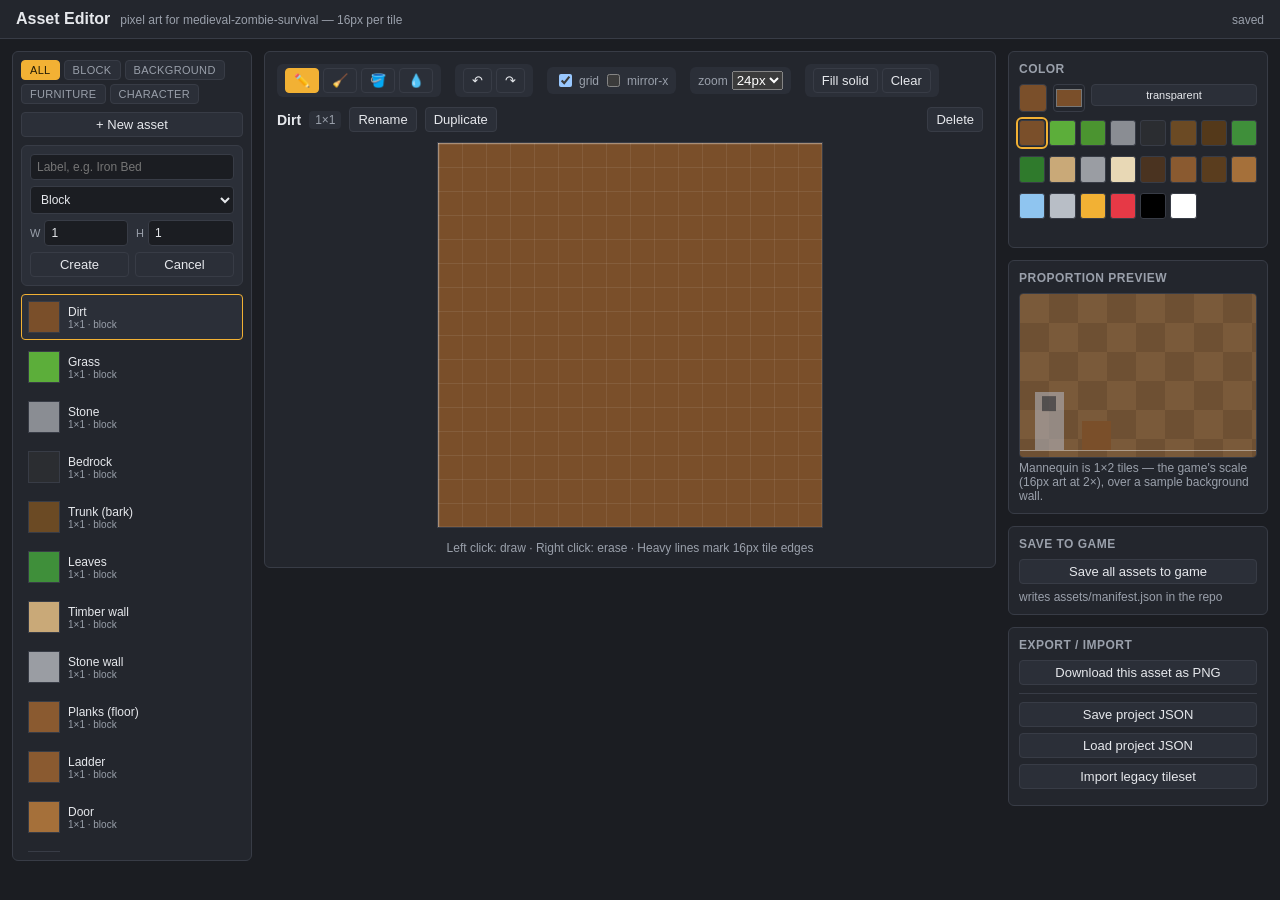
<file: tools/editor/index.html>
<!DOCTYPE html>
<html lang="en">
<head>
<meta charset="UTF-8">
<meta name="viewport" content="width=device-width, initial-scale=1.0">
<title>Asset Editor</title>
<link rel="stylesheet" href="style.css">
</head>
<body>
<header class="topbar">
  <h1>Asset Editor</h1>
  <span class="subtitle">pixel art for medieval-zombie-survival — 16px per tile</span>
  <span id="saveIndicator" class="save-indicator">saved</span>
</header>

<div class="layout">
  <aside class="tile-list">
    <div class="category-tabs" id="categoryTabs"></div>

    <button id="newAssetBtn" class="new-asset-toggle">+ New asset</button>
    <div class="new-asset-form" id="newAssetForm" hidden>
      <input type="text" id="newLabel" placeholder="Label, e.g. Iron Bed">
      <select id="newCategory"></select>
      <div class="dim-row">
        <label>W <input type="number" id="newW" min="1" max="6" value="1"></label>
        <label>H <input type="number" id="newH" min="1" max="6" value="1"></label>
      </div>
      <div class="form-actions">
        <button id="createAssetBtn">Create</button>
        <button id="cancelNewAssetBtn">Cancel</button>
      </div>
    </div>

    <div class="asset-scroll" id="assetList"></div>
  </aside>

  <main class="editor">
    <div class="toolbar">
      <div class="tool-group" id="toolButtons">
        <button data-tool="pencil" class="tool-btn active" title="Pencil (P)">✏️</button>
        <button data-tool="eraser" class="tool-btn" title="Eraser (E)">🧹</button>
        <button data-tool="bucket" class="tool-btn" title="Fill (G)">🪣</button>
        <button data-tool="eyedropper" class="tool-btn" title="Eyedropper (I)">💧</button>
      </div>
      <div class="tool-group">
        <button id="undoBtn" title="Undo (Ctrl+Z)">↶</button>
        <button id="redoBtn" title="Redo (Ctrl+Y)">↷</button>
      </div>
      <div class="tool-group">
        <label><input type="checkbox" id="gridToggle" checked> grid</label>
        <label><input type="checkbox" id="mirrorToggle"> mirror-x</label>
      </div>
      <div class="tool-group">
        <label>zoom
          <select id="zoomSelect">
            <option value="12">12px</option>
            <option value="16">16px</option>
            <option value="24" selected>24px</option>
            <option value="32">32px</option>
          </select>
        </label>
      </div>
      <div class="tool-group">
        <button id="fillSolidBtn" title="Fill whole canvas with active color">Fill solid</button>
        <button id="clearBtn" title="Clear to transparent">Clear</button>
      </div>
    </div>

    <div class="asset-meta">
      <span id="activeLabel">—</span>
      <span id="activeDims" class="dims-badge"></span>
      <button id="renameBtn" title="Rename">Rename</button>
      <button id="duplicateBtn" title="Duplicate">Duplicate</button>
      <button id="deleteBtn" title="Delete" class="danger">Delete</button>
    </div>

    <div class="canvas-scroll"><canvas id="editCanvas"></canvas></div>
    <p class="hint">Left click: draw · Right click: erase · Heavy lines mark 16px tile edges</p>
  </main>

  <aside class="side-panel">
    <section>
      <h2>Color</h2>
      <div class="active-color-row">
        <div id="activeColorSwatch" class="active-color-swatch"></div>
        <input type="color" id="customColor" value="#7a4f2a">
        <button id="transparentBtn" title="Paint with transparency">transparent</button>
      </div>
      <div class="palette-grid" id="paletteGrid"></div>
      <div class="palette-grid" id="recentGrid"></div>
    </section>

    <section>
      <h2>Proportion preview</h2>
      <canvas id="proportionPreview" width="260" height="180"></canvas>
      <p class="hint">Mannequin is 1×2 tiles — the game's scale (16px art at 2×), over a
        sample background wall.</p>
    </section>

    <section>
      <h2>Save to game</h2>
      <button id="saveToGameBtn">Save all assets to game</button>
      <p class="hint" id="serverIndicator">writes assets/manifest.json in the repo</p>
    </section>

    <section>
      <h2>Export / import</h2>
      <button id="exportAssetPng">Download this asset as PNG</button>
      <hr>
      <button id="exportProject">Save project JSON</button>
      <label class="file-btn">Load project JSON
        <input type="file" id="importProject" accept="application/json" hidden>
      </label>
      <label class="file-btn">Import legacy tileset
        <input type="file" id="importLegacy" accept="application/json" hidden>
      </label>
    </section>
  </aside>
</div>

<script src="app.js"></script>
</body>
</html>
</file>
<file: tools/editor/style.css>
:root {
  color-scheme: dark;
  --bg: #1b1d22;
  --panel: #23262d;
  --panel-2: #2b2f38;
  --border: #383c46;
  --text: #e6e8ec;
  --text-dim: #9aa0ab;
  --accent: #f2b134;
  --danger: #e63946;
}

* { box-sizing: border-box; }

body {
  margin: 0;
  background: var(--bg);
  color: var(--text);
  font-family: -apple-system, Segoe UI, Roboto, sans-serif;
  font-size: 14px;
}

.topbar {
  display: flex;
  align-items: baseline;
  gap: 10px;
  padding: 10px 16px;
  background: var(--panel);
  border-bottom: 1px solid var(--border);
}
.topbar h1 { font-size: 16px; margin: 0; }
.subtitle { color: var(--text-dim); font-size: 12px; }
.save-indicator { margin-left: auto; color: var(--text-dim); font-size: 12px; transition: opacity 0.3s; }
.save-indicator.flash { color: var(--accent); }

.layout {
  display: grid;
  grid-template-columns: 240px 1fr 260px;
  gap: 12px;
  padding: 12px;
  align-items: start;
}

.tile-list {
  display: flex;
  flex-direction: column;
  gap: 8px;
  background: var(--panel);
  border: 1px solid var(--border);
  border-radius: 6px;
  padding: 8px;
  max-height: calc(100vh - 90px);
}

.category-tabs {
  display: flex;
  flex-wrap: wrap;
  gap: 4px;
}
.category-tab {
  background: var(--panel-2);
  color: var(--text-dim);
  border: 1px solid var(--border);
  border-radius: 4px;
  padding: 3px 8px;
  cursor: pointer;
  font-size: 11px;
  text-transform: uppercase;
  letter-spacing: 0.03em;
}
.category-tab:hover { color: var(--text); }
.category-tab.active { background: var(--accent); color: #241c05; border-color: var(--accent); }

.new-asset-toggle { width: 100%; }

.new-asset-form {
  display: flex;
  flex-direction: column;
  gap: 6px;
  background: var(--panel-2);
  border: 1px solid var(--border);
  border-radius: 6px;
  padding: 8px;
}
.new-asset-form input, .new-asset-form select {
  background: var(--bg);
  color: var(--text);
  border: 1px solid var(--border);
  border-radius: 4px;
  padding: 5px 6px;
  font-size: 12px;
  width: 100%;
}
.dim-row { display: flex; gap: 8px; }
.dim-row label { display: flex; align-items: center; gap: 4px; font-size: 11px; color: var(--text-dim); flex: 1; }
.dim-row input { width: 100%; }
.form-actions { display: flex; gap: 6px; }
.form-actions button { flex: 1; }

.asset-scroll {
  display: flex;
  flex-direction: column;
  gap: 4px;
  overflow-y: auto;
}

.tile-btn {
  display: flex;
  align-items: center;
  gap: 8px;
  padding: 6px;
  background: transparent;
  border: 1px solid transparent;
  border-radius: 4px;
  color: var(--text);
  cursor: pointer;
  text-align: left;
  width: 100%;
}
.tile-btn:hover { background: var(--panel-2); }
.tile-btn.active { border-color: var(--accent); background: var(--panel-2); }
.tile-btn canvas {
  width: 32px; height: 32px;
  max-width: 32px; max-height: 32px;
  object-fit: contain;
  image-rendering: pixelated;
  border: 1px solid var(--border);
  flex-shrink: 0;
  background:
    linear-gradient(45deg, #3a3d44 25%, transparent 25%), linear-gradient(-45deg, #3a3d44 25%, transparent 25%),
    linear-gradient(45deg, transparent 75%, #3a3d44 75%), linear-gradient(-45deg, transparent 75%, #3a3d44 75%);
  background-size: 8px 8px;
  background-position: 0 0, 0 4px, 4px -4px, -4px 0px;
}
.tile-btn .label-col { display: flex; flex-direction: column; min-width: 0; }
.tile-btn span.name { font-size: 12px; overflow: hidden; text-overflow: ellipsis; white-space: nowrap; }
.tile-btn span.dims { font-size: 10px; color: var(--text-dim); }

.editor {
  display: flex;
  flex-direction: column;
  align-items: center;
  gap: 10px;
  background: var(--panel);
  border: 1px solid var(--border);
  border-radius: 6px;
  padding: 12px;
  min-width: 0;   /* a wide multi-tile canvas must scroll, not blow out the grid column */
}

.canvas-scroll {
  max-width: 100%;
  overflow-x: auto;
}

.toolbar {
  display: flex;
  flex-wrap: wrap;
  gap: 14px;
  align-items: center;
  width: 100%;
}

.tool-group {
  display: flex;
  gap: 4px;
  align-items: center;
  padding: 4px 8px;
  background: var(--panel-2);
  border-radius: 6px;
}
.tool-group label { display: flex; align-items: center; gap: 4px; font-size: 12px; color: var(--text-dim); }

button, .tool-btn {
  background: var(--panel-2);
  color: var(--text);
  border: 1px solid var(--border);
  border-radius: 4px;
  padding: 4px 8px;
  cursor: pointer;
  font-size: 13px;
}
button:hover, .tool-btn:hover { border-color: var(--accent); }
.tool-btn.active { background: var(--accent); color: #241c05; border-color: var(--accent); }
button.danger:hover { border-color: var(--danger); color: var(--danger); }

.asset-meta {
  display: flex;
  align-items: center;
  gap: 8px;
  width: 100%;
}
.asset-meta #activeLabel { font-weight: 600; }
.dims-badge { color: var(--text-dim); font-size: 12px; background: var(--panel-2); border-radius: 4px; padding: 2px 6px; }
.asset-meta button:last-child { margin-left: auto; }

#editCanvas {
  border: 1px solid var(--border);
  image-rendering: pixelated;
  cursor: crosshair;
  touch-action: none;
  background:
    linear-gradient(45deg, #3a3d44 25%, transparent 25%), linear-gradient(-45deg, #3a3d44 25%, transparent 25%),
    linear-gradient(45deg, transparent 75%, #3a3d44 75%), linear-gradient(-45deg, transparent 75%, #3a3d44 75%);
  background-size: 16px 16px;
  background-position: 0 0, 0 8px, 8px -8px, -8px 0px;
}

.hint { color: var(--text-dim); font-size: 12px; margin: 0; }

.side-panel {
  display: flex;
  flex-direction: column;
  gap: 12px;
}
.side-panel section {
  background: var(--panel);
  border: 1px solid var(--border);
  border-radius: 6px;
  padding: 10px;
}
.side-panel h2 { font-size: 12px; text-transform: uppercase; letter-spacing: 0.04em; color: var(--text-dim); margin: 0 0 8px; }
.side-panel button, .side-panel .file-btn { width: 100%; margin-bottom: 6px; display: block; text-align: center; }
.side-panel hr { border: none; border-top: 1px solid var(--border); margin: 8px 0; }

.active-color-row {
  display: flex;
  align-items: center;
  gap: 6px;
  margin-bottom: 8px;
}
.active-color-swatch {
  width: 28px; height: 28px;
  border: 1px solid var(--border);
  border-radius: 4px;
  background-image: linear-gradient(45deg, #444 25%, transparent 25%), linear-gradient(-45deg, #444 25%, transparent 25%), linear-gradient(45deg, transparent 75%, #444 75%), linear-gradient(-45deg, transparent 75%, #444 75%);
  background-size: 8px 8px;
  background-position: 0 0, 0 4px, 4px -4px, -4px 0px;
}
#customColor { width: 32px; height: 28px; padding: 0; border: 1px solid var(--border); border-radius: 4px; background: none; }
#transparentBtn { flex: 1; font-size: 11px; }

.palette-grid {
  display: grid;
  grid-template-columns: repeat(8, 1fr);
  gap: 4px;
  margin-bottom: 6px;
}
.swatch {
  width: 100%;
  aspect-ratio: 1;
  border: 1px solid var(--border);
  border-radius: 3px;
  cursor: pointer;
  padding: 0;
}
.swatch.active { outline: 2px solid var(--accent); outline-offset: 1px; }

#proportionPreview {
  width: 100%;
  height: auto;
  image-rendering: pixelated;
  border: 1px solid var(--border);
  border-radius: 4px;
  background: var(--bg);
}

.file-btn {
  background: var(--panel-2);
  border: 1px solid var(--border);
  border-radius: 4px;
  padding: 4px 8px;
  cursor: pointer;
  font-size: 13px;
}
.file-btn:hover { border-color: var(--accent); }
</file>
